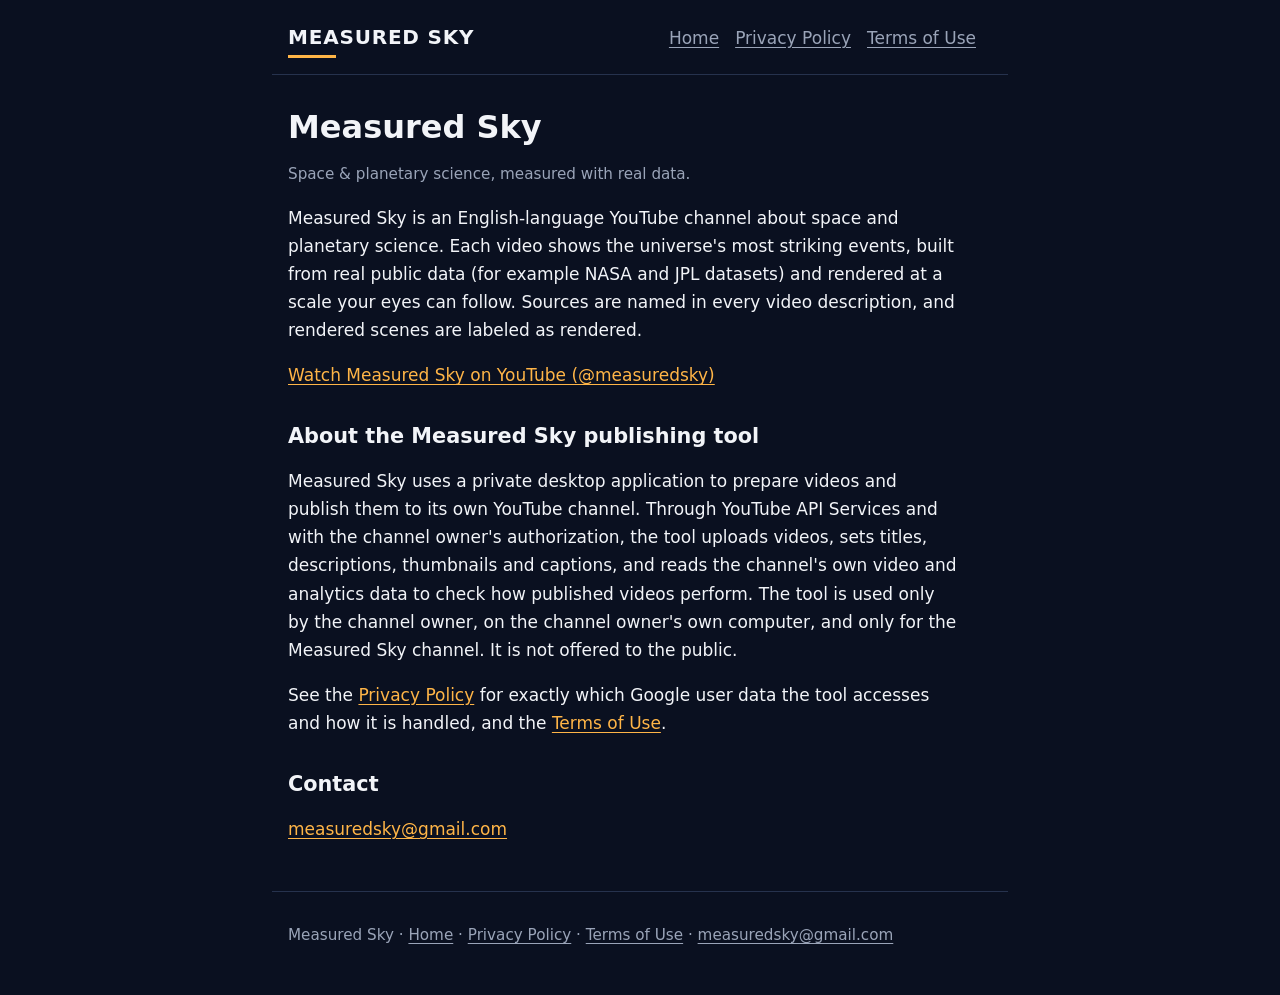
<file: index.html>
<!doctype html>
<html lang="en"><head>
<meta charset="utf-8"><meta name="viewport" content="width=device-width,initial-scale=1"><link rel="stylesheet" href="style.css">
<title>Measured Sky</title>
<meta name="description" content="Measured Sky is a YouTube channel about space and planetary science, built from real data.">
</head><body>
<header><a class="brand" href="index.html">Measured Sky</a><nav><a href="index.html">Home</a><a href="privacy.html">Privacy Policy</a><a href="terms.html">Terms of Use</a></nav></header>
<main>
<h1>Measured Sky</h1>
<p class="meta">Space &amp; planetary science, measured with real data.</p>
<p>Measured Sky is an English-language YouTube channel about space and planetary science. Each video shows the universe's most striking events, built from real public data (for example NASA and JPL datasets) and rendered at a scale your eyes can follow. Sources are named in every video description, and rendered scenes are labeled as rendered.</p>
<p><a href="https://www.youtube.com/@measuredsky">Watch Measured Sky on YouTube (@measuredsky)</a></p>

<h2>About the Measured Sky publishing tool</h2>
<p>Measured Sky uses a private desktop application to prepare videos and publish them to its own YouTube channel. Through YouTube API Services and with the channel owner's authorization, the tool uploads videos, sets titles, descriptions, thumbnails and captions, and reads the channel's own video and analytics data to check how published videos perform. The tool is used only by the channel owner, on the channel owner's own computer, and only for the Measured Sky channel. It is not offered to the public.</p>
<p>See the <a href="privacy.html">Privacy Policy</a> for exactly which Google user data the tool accesses and how it is handled, and the <a href="terms.html">Terms of Use</a>.</p>

<h2>Contact</h2>
<p><a href="mailto:measuredsky@gmail.com">measuredsky@gmail.com</a></p>
</main>
<footer><p>Measured Sky &middot; <a href="index.html">Home</a> &middot; <a href="privacy.html">Privacy Policy</a> &middot; <a href="terms.html">Terms of Use</a> &middot; <a href="mailto:measuredsky@gmail.com">measuredsky@gmail.com</a></p></footer>
</body></html>
</file>
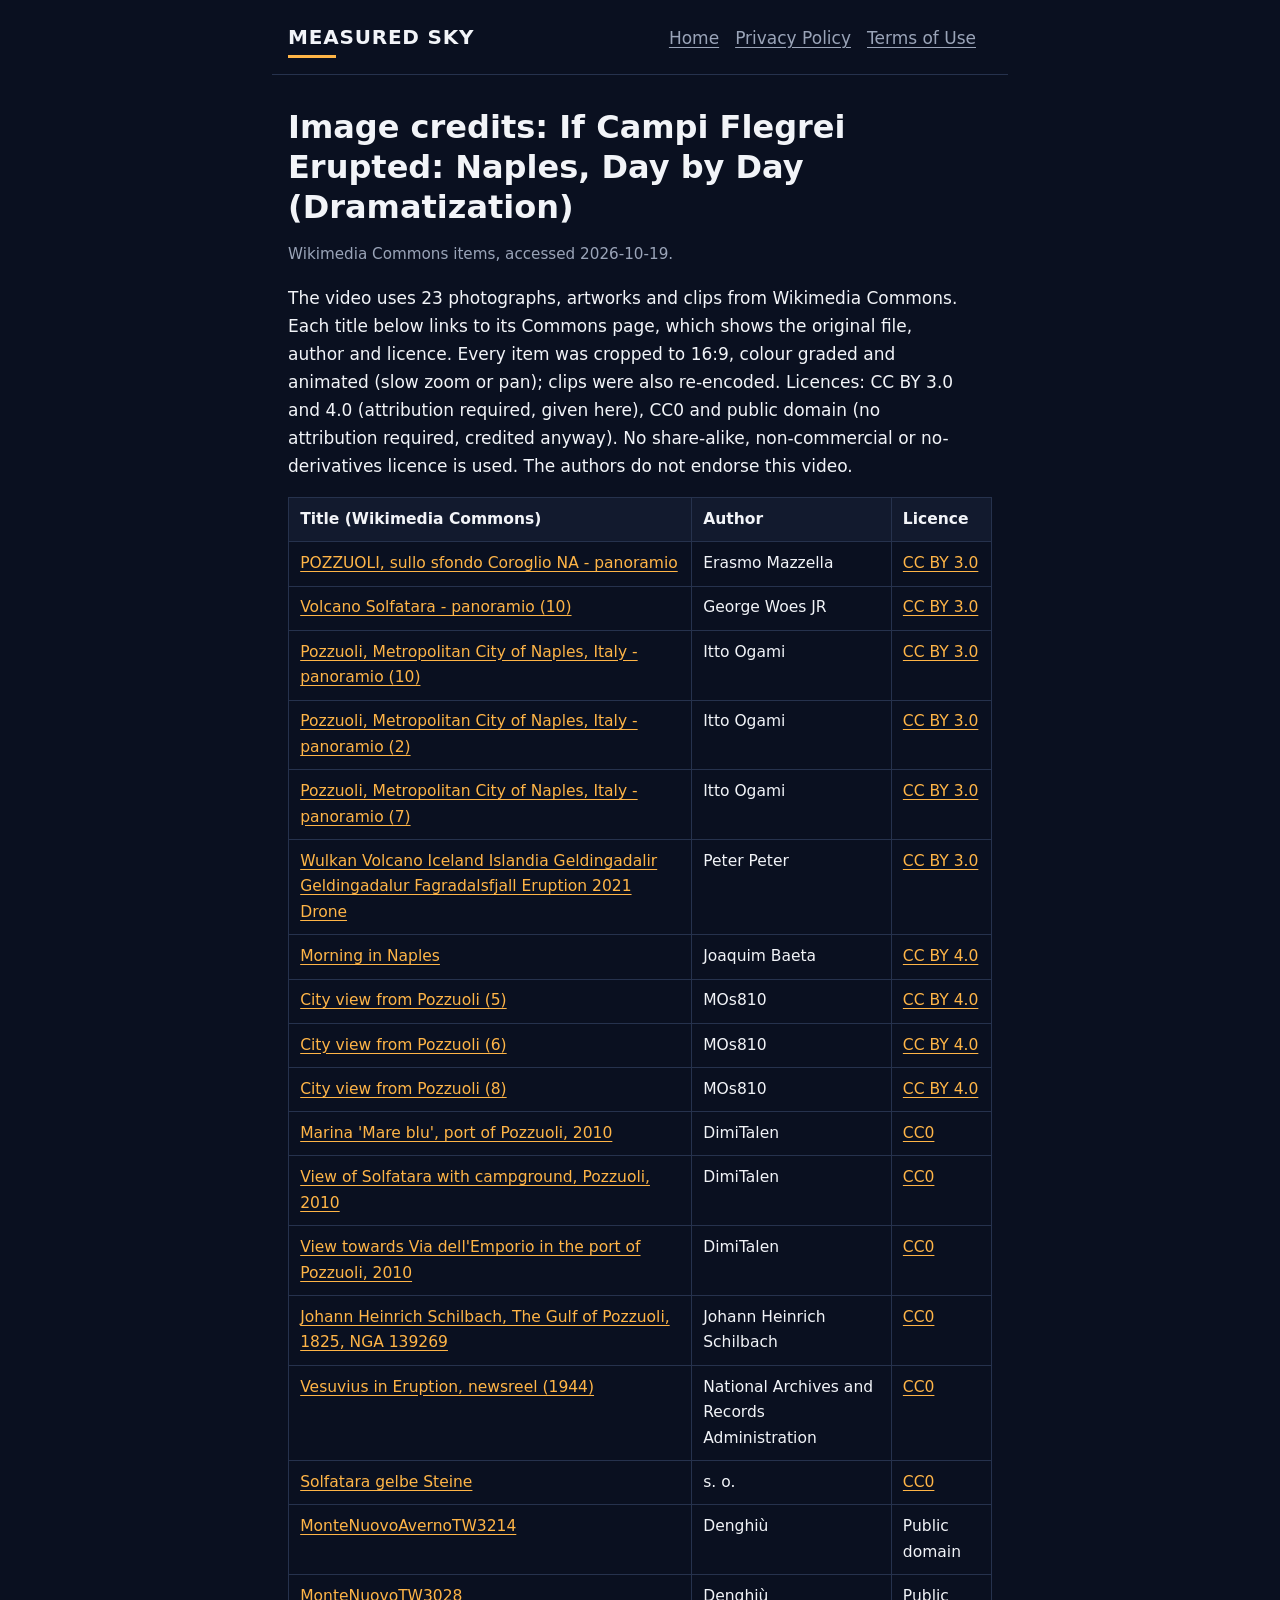
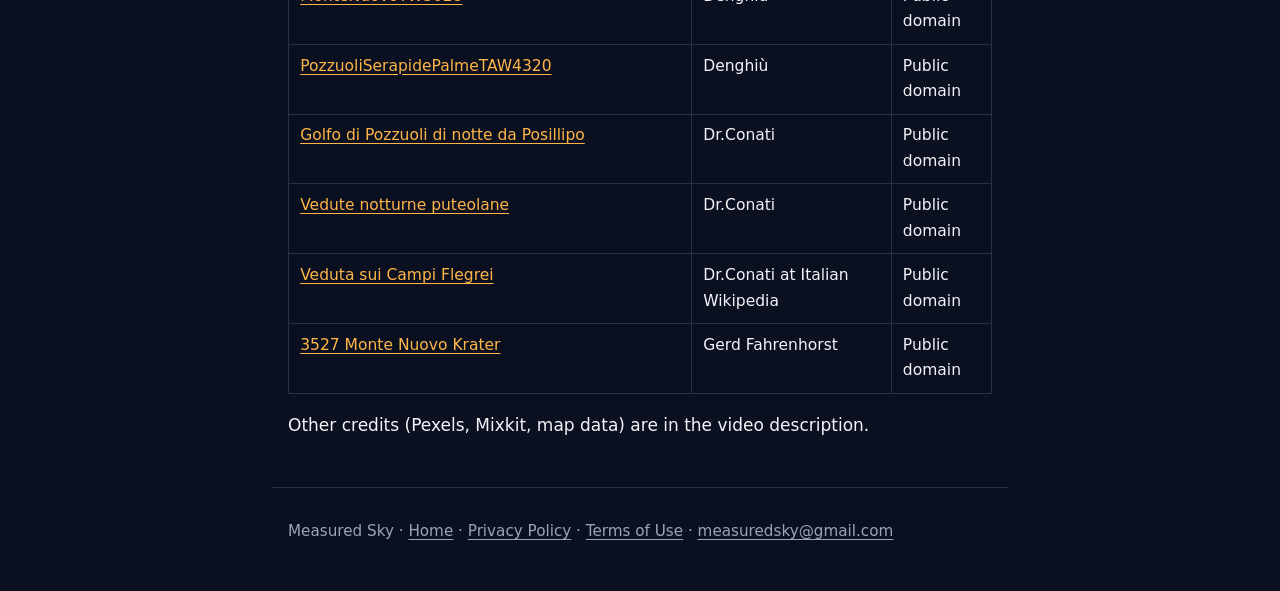
<file: credits-v02.html>
<!doctype html>
<html lang="en"><head>
<meta charset="utf-8"><meta name="viewport" content="width=device-width,initial-scale=1"><link rel="stylesheet" href="style.css">
<title>Image Credits, Video 2 - Measured Sky</title>
<meta name="description" content="Image and footage credits and licences for the Measured Sky video If Campi Flegrei Erupted: Naples, Day by Day.">
</head><body>
<header><a class="brand" href="index.html">Measured Sky</a><nav><a href="index.html">Home</a><a href="privacy.html">Privacy Policy</a><a href="terms.html">Terms of Use</a></nav></header>
<main>
<h1>Image credits: If Campi Flegrei Erupted: Naples, Day by Day (Dramatization)</h1>
<p class="meta">Wikimedia Commons items, accessed 2026-10-19.</p>
<p>The video uses 23 photographs, artworks and clips from Wikimedia Commons. Each title below links to its Commons page, which shows the original file, author and licence. Every item was cropped to 16:9, colour graded and animated (slow zoom or pan); clips were also re-encoded. Licences: CC BY 3.0 and 4.0 (attribution required, given here), CC0 and public domain (no attribution required, credited anyway). No share-alike, non-commercial or no-derivatives licence is used. The authors do not endorse this video.</p>
<table>
<thead><tr><th>Title (Wikimedia Commons)</th><th>Author</th><th>Licence</th></tr></thead>
<tbody>
<tr><td><a href="https://commons.wikimedia.org/wiki/File:POZZUOLI,_sullo_sfondo_Coroglio_NA_-_panoramio.jpg">POZZUOLI, sullo sfondo Coroglio NA - panoramio</a></td><td>Erasmo Mazzella</td><td><a href="https://creativecommons.org/licenses/by/3.0/">CC BY 3.0</a></td></tr>
<tr><td><a href="https://commons.wikimedia.org/wiki/File:Volcano_Solfatara_-_panoramio_(10).jpg">Volcano Solfatara - panoramio (10)</a></td><td>George Woes JR</td><td><a href="https://creativecommons.org/licenses/by/3.0/">CC BY 3.0</a></td></tr>
<tr><td><a href="https://commons.wikimedia.org/wiki/File:Pozzuoli,_Metropolitan_City_of_Naples,_Italy_-_panoramio_(10).jpg">Pozzuoli, Metropolitan City of Naples, Italy - panoramio (10)</a></td><td>Itto Ogami</td><td><a href="https://creativecommons.org/licenses/by/3.0/">CC BY 3.0</a></td></tr>
<tr><td><a href="https://commons.wikimedia.org/wiki/File:Pozzuoli,_Metropolitan_City_of_Naples,_Italy_-_panoramio_(2).jpg">Pozzuoli, Metropolitan City of Naples, Italy - panoramio (2)</a></td><td>Itto Ogami</td><td><a href="https://creativecommons.org/licenses/by/3.0/">CC BY 3.0</a></td></tr>
<tr><td><a href="https://commons.wikimedia.org/wiki/File:Pozzuoli,_Metropolitan_City_of_Naples,_Italy_-_panoramio_(7).jpg">Pozzuoli, Metropolitan City of Naples, Italy - panoramio (7)</a></td><td>Itto Ogami</td><td><a href="https://creativecommons.org/licenses/by/3.0/">CC BY 3.0</a></td></tr>
<tr><td><a href="https://commons.wikimedia.org/wiki/File:Wulkan_Volcano_Iceland_Islandia_Geldingadalir_Geldingadalur_Fagradalsfjall_Eruption_2021_Drone.webm">Wulkan Volcano Iceland Islandia Geldingadalir Geldingadalur Fagradalsfjall Eruption 2021 Drone</a></td><td>Peter Peter</td><td><a href="https://creativecommons.org/licenses/by/3.0/">CC BY 3.0</a></td></tr>
<tr><td><a href="https://commons.wikimedia.org/wiki/File:Morning_in_Naples.webm">Morning in Naples</a></td><td>Joaquim Baeta</td><td><a href="https://creativecommons.org/licenses/by/4.0/">CC BY 4.0</a></td></tr>
<tr><td><a href="https://commons.wikimedia.org/wiki/File:City_view_from_Pozzuoli_(5).jpg">City view from Pozzuoli (5)</a></td><td>MOs810</td><td><a href="https://creativecommons.org/licenses/by/4.0/">CC BY 4.0</a></td></tr>
<tr><td><a href="https://commons.wikimedia.org/wiki/File:City_view_from_Pozzuoli_(6).jpg">City view from Pozzuoli (6)</a></td><td>MOs810</td><td><a href="https://creativecommons.org/licenses/by/4.0/">CC BY 4.0</a></td></tr>
<tr><td><a href="https://commons.wikimedia.org/wiki/File:City_view_from_Pozzuoli_(8).jpg">City view from Pozzuoli (8)</a></td><td>MOs810</td><td><a href="https://creativecommons.org/licenses/by/4.0/">CC BY 4.0</a></td></tr>
<tr><td><a href="https://commons.wikimedia.org/wiki/File:Marina_%27Mare_blu%27,_port_of_Pozzuoli,_2010.jpg">Marina &#x27;Mare blu&#x27;, port of Pozzuoli, 2010</a></td><td>DimiTalen</td><td><a href="https://creativecommons.org/publicdomain/zero/1.0/">CC0</a></td></tr>
<tr><td><a href="https://commons.wikimedia.org/wiki/File:View_of_Solfatara_with_campground,_Pozzuoli,_2010.jpg">View of Solfatara with campground, Pozzuoli, 2010</a></td><td>DimiTalen</td><td><a href="https://creativecommons.org/publicdomain/zero/1.0/">CC0</a></td></tr>
<tr><td><a href="https://commons.wikimedia.org/wiki/File:View_towards_Via_dell%27Emporio_in_the_port_of_Pozzuoli,_2010.jpg">View towards Via dell&#x27;Emporio in the port of Pozzuoli, 2010</a></td><td>DimiTalen</td><td><a href="https://creativecommons.org/publicdomain/zero/1.0/">CC0</a></td></tr>
<tr><td><a href="https://commons.wikimedia.org/wiki/File:Johann_Heinrich_Schilbach,_The_Gulf_of_Pozzuoli,_1825,_NGA_139269.jpg">Johann Heinrich Schilbach, The Gulf of Pozzuoli, 1825, NGA 139269</a></td><td>Johann Heinrich Schilbach</td><td><a href="https://creativecommons.org/publicdomain/zero/1.0/">CC0</a></td></tr>
<tr><td><a href="https://commons.wikimedia.org/wiki/File:Vesuvius_in_Eruption,_newsreel_(1944).ogv">Vesuvius in Eruption, newsreel (1944)</a></td><td>National Archives and Records Administration</td><td><a href="https://creativecommons.org/publicdomain/zero/1.0/">CC0</a></td></tr>
<tr><td><a href="https://commons.wikimedia.org/wiki/File:Solfatara_gelbe_Steine.jpg">Solfatara gelbe Steine</a></td><td>s. o.</td><td><a href="https://creativecommons.org/publicdomain/zero/1.0/">CC0</a></td></tr>
<tr><td><a href="https://commons.wikimedia.org/wiki/File:MonteNuovoAvernoTW3214.JPG">MonteNuovoAvernoTW3214</a></td><td>Denghiù</td><td>Public domain</td></tr>
<tr><td><a href="https://commons.wikimedia.org/wiki/File:MonteNuovoTW3028.JPG">MonteNuovoTW3028</a></td><td>Denghiù</td><td>Public domain</td></tr>
<tr><td><a href="https://commons.wikimedia.org/wiki/File:PozzuoliSerapidePalmeTAW4320.JPG">PozzuoliSerapidePalmeTAW4320</a></td><td>Denghiù</td><td>Public domain</td></tr>
<tr><td><a href="https://commons.wikimedia.org/wiki/File:Golfo_di_Pozzuoli_di_notte_da_Posillipo.jpg">Golfo di Pozzuoli di notte da Posillipo</a></td><td>Dr.Conati</td><td>Public domain</td></tr>
<tr><td><a href="https://commons.wikimedia.org/wiki/File:Vedute_notturne_puteolane.jpg">Vedute notturne puteolane</a></td><td>Dr.Conati</td><td>Public domain</td></tr>
<tr><td><a href="https://commons.wikimedia.org/wiki/File:Veduta_sui_Campi_Flegrei.jpg">Veduta sui Campi Flegrei</a></td><td>Dr.Conati at Italian Wikipedia</td><td>Public domain</td></tr>
<tr><td><a href="https://commons.wikimedia.org/wiki/File:3527_Monte_Nuovo_Krater.JPG">3527 Monte Nuovo Krater</a></td><td>Gerd Fahrenhorst</td><td>Public domain</td></tr>
</tbody>
</table>
<p>Other credits (Pexels, Mixkit, map data) are in the video description.</p>
</main>
<footer><p>Measured Sky &middot; <a href="index.html">Home</a> &middot; <a href="privacy.html">Privacy Policy</a> &middot; <a href="terms.html">Terms of Use</a> &middot; <a href="mailto:measuredsky@gmail.com">measuredsky@gmail.com</a></p></footer>
</body></html>
</file>
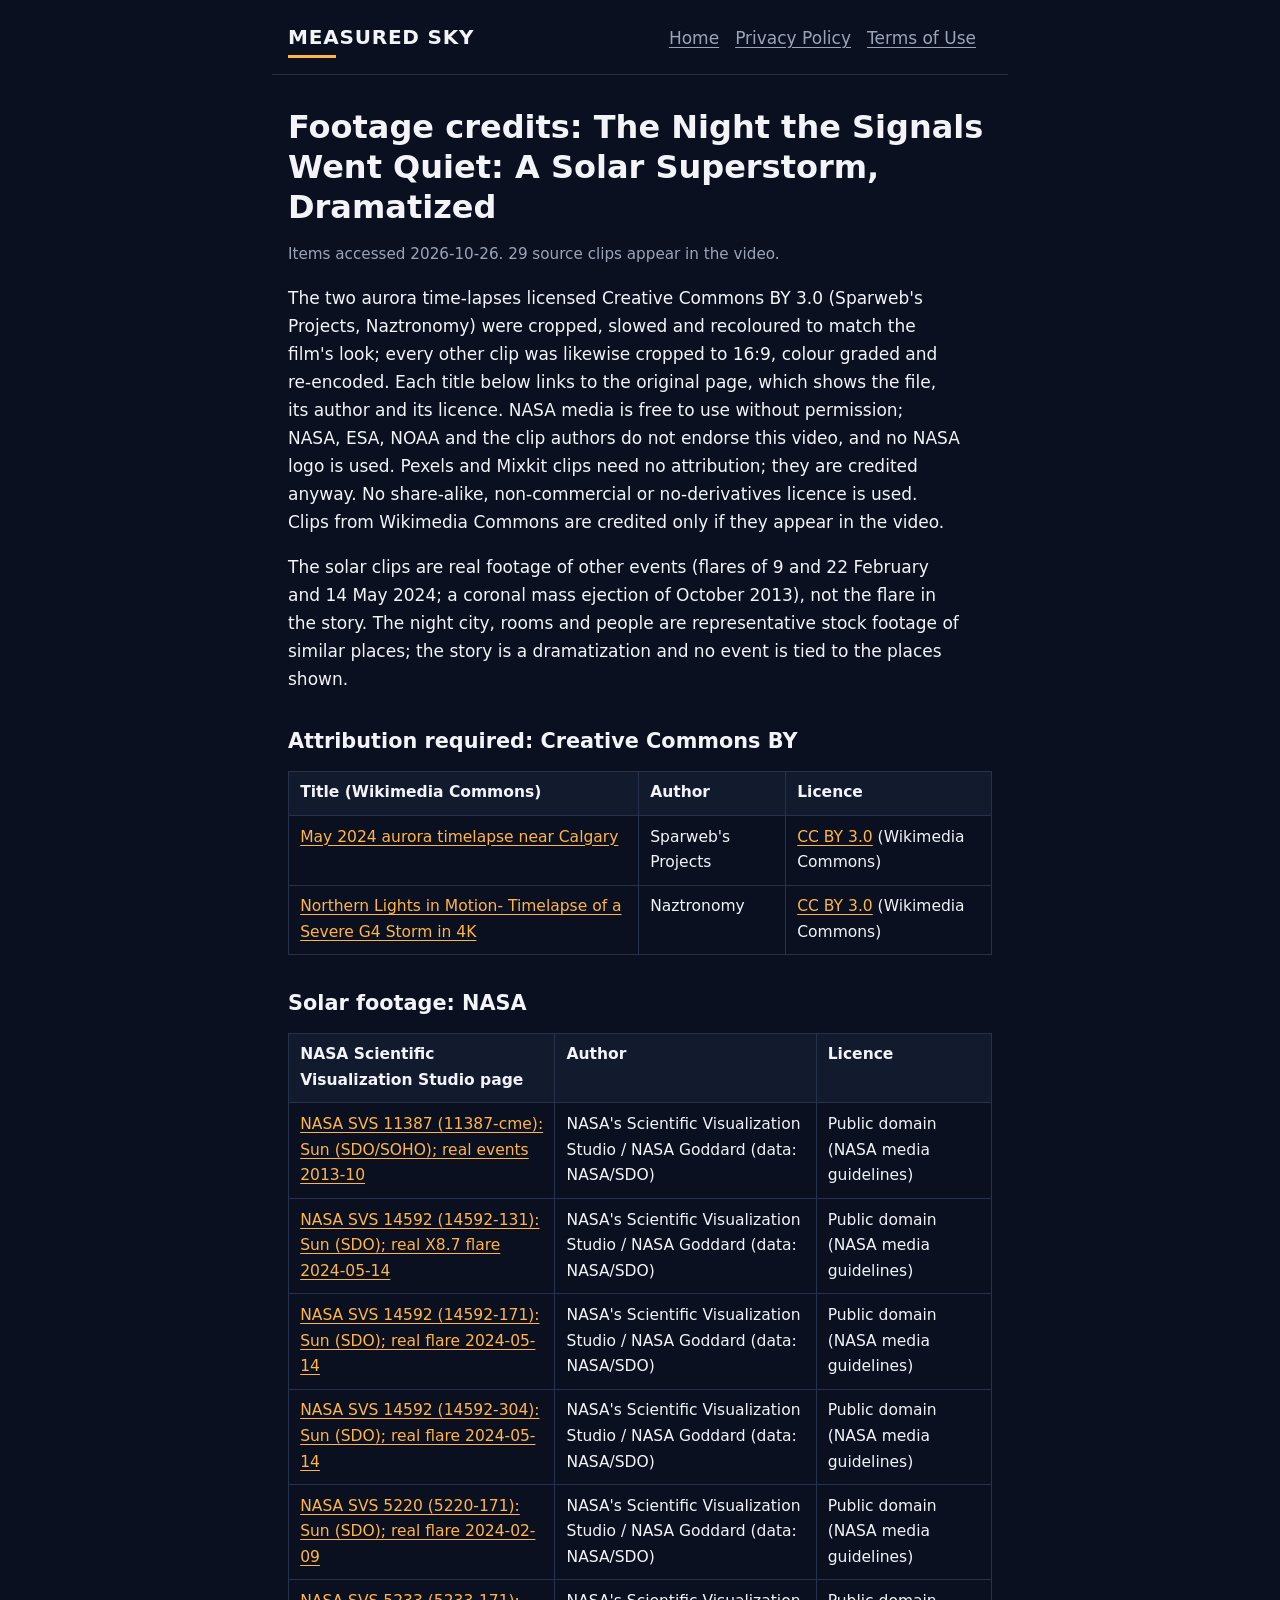
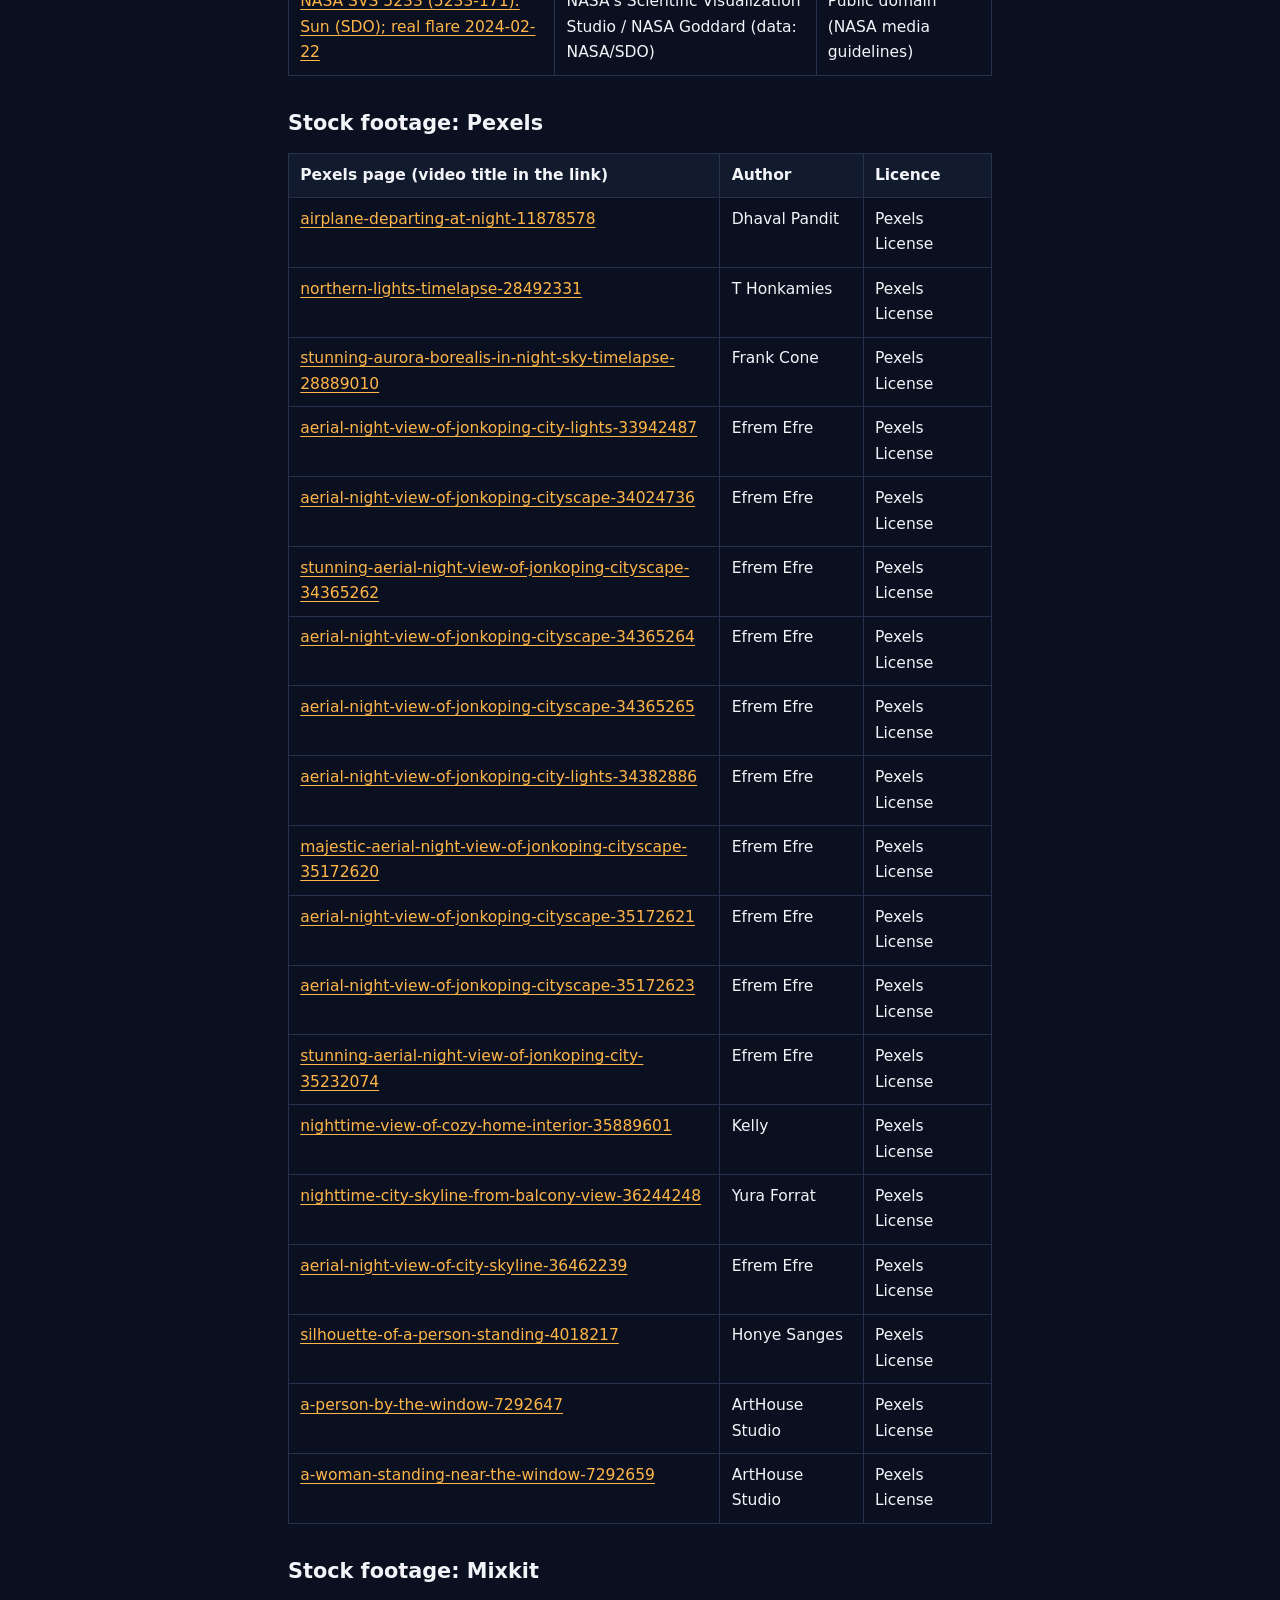
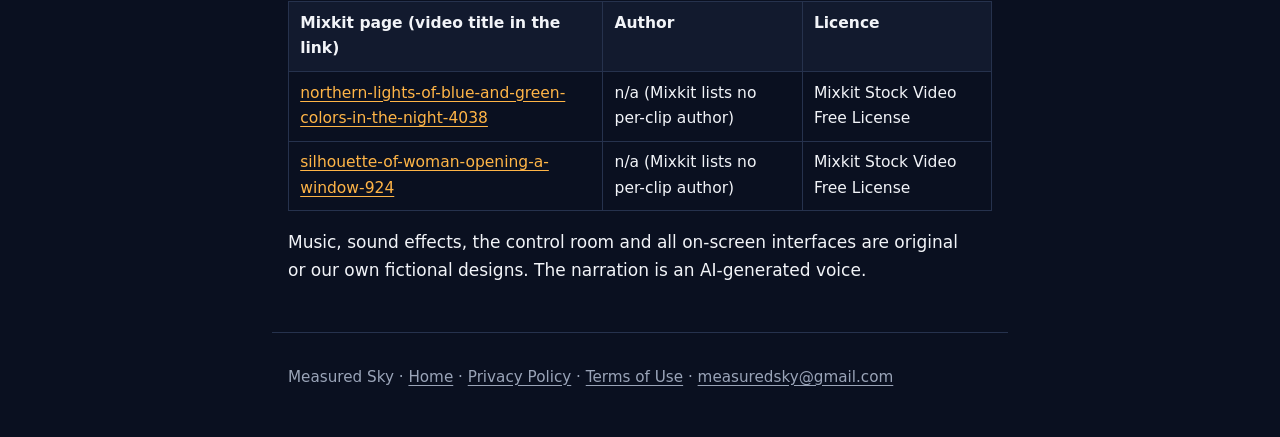
<file: credits-v03.html>
<!doctype html>
<html lang="en"><head>
<meta charset="utf-8"><meta name="viewport" content="width=device-width,initial-scale=1"><link rel="stylesheet" href="style.css">
<title>Image Credits, Video 3 - Measured Sky</title>
<meta name="description" content="Footage credits and licences for the Measured Sky video The Night the Signals Went Quiet: A Solar Superstorm, Dramatized">
</head><body>
<header><a class="brand" href="index.html">Measured Sky</a><nav><a href="index.html">Home</a><a href="privacy.html">Privacy Policy</a><a href="terms.html">Terms of Use</a></nav></header>
<main>
<h1>Footage credits: The Night the Signals Went Quiet: A Solar Superstorm, Dramatized</h1>
<p class="meta">Items accessed 2026-10-26. 29 source clips appear in the video.</p>
<p>The two aurora time-lapses licensed Creative Commons BY 3.0 (Sparweb&#x27;s Projects, Naztronomy) were cropped, slowed and recoloured to match the film&#x27;s look; every other clip was likewise cropped to 16:9, colour graded and re-encoded. Each title below links to the original page, which shows the file, its author and its licence. NASA media is free to use without permission; NASA, ESA, NOAA and the clip authors do not endorse this video, and no NASA logo is used. Pexels and Mixkit clips need no attribution; they are credited anyway. No share-alike, non-commercial or no-derivatives licence is used. Clips from Wikimedia Commons are credited only if they appear in the video.</p>
<p>The solar clips are real footage of other events (flares of 9 and 22 February and 14 May 2024; a coronal mass ejection of October 2013), not the flare in the story. The night city, rooms and people are representative stock footage of similar places; the story is a dramatization and no event is tied to the places shown.</p>
<h2>Attribution required: Creative Commons BY</h2>
<table>
<thead><tr><th>Title (Wikimedia Commons)</th><th>Author</th><th>Licence</th></tr></thead>
<tbody>
<tr><td><a href="https://commons.wikimedia.org/wiki/File:May_2024_aurora_timelapse_near_Calgary.webm">May 2024 aurora timelapse near Calgary</a></td><td>Sparweb&#x27;s Projects</td><td><a href="https://creativecommons.org/licenses/by/3.0/">CC BY 3.0</a> (Wikimedia Commons)</td></tr>
<tr><td><a href="https://commons.wikimedia.org/wiki/File:Northern_Lights_in_Motion-_Timelapse_of_a_Severe_G4_Storm_in_4K.webm">Northern Lights in Motion- Timelapse of a Severe G4 Storm in 4K</a></td><td>Naztronomy</td><td><a href="https://creativecommons.org/licenses/by/3.0/">CC BY 3.0</a> (Wikimedia Commons)</td></tr>
</tbody>
</table>
<h2>Solar footage: NASA</h2>
<table>
<thead><tr><th>NASA Scientific Visualization Studio page</th><th>Author</th><th>Licence</th></tr></thead>
<tbody>
<tr><td><a href="https://svs.gsfc.nasa.gov/11387">NASA SVS 11387 (11387-cme): Sun (SDO/SOHO); real events 2013-10</a></td><td>NASA&#x27;s Scientific Visualization Studio / NASA Goddard (data: NASA/SDO)</td><td>Public domain (NASA media guidelines)</td></tr>
<tr><td><a href="https://svs.gsfc.nasa.gov/14592">NASA SVS 14592 (14592-131): Sun (SDO); real X8.7 flare 2024-05-14</a></td><td>NASA&#x27;s Scientific Visualization Studio / NASA Goddard (data: NASA/SDO)</td><td>Public domain (NASA media guidelines)</td></tr>
<tr><td><a href="https://svs.gsfc.nasa.gov/14592">NASA SVS 14592 (14592-171): Sun (SDO); real flare 2024-05-14</a></td><td>NASA&#x27;s Scientific Visualization Studio / NASA Goddard (data: NASA/SDO)</td><td>Public domain (NASA media guidelines)</td></tr>
<tr><td><a href="https://svs.gsfc.nasa.gov/14592">NASA SVS 14592 (14592-304): Sun (SDO); real flare 2024-05-14</a></td><td>NASA&#x27;s Scientific Visualization Studio / NASA Goddard (data: NASA/SDO)</td><td>Public domain (NASA media guidelines)</td></tr>
<tr><td><a href="https://svs.gsfc.nasa.gov/5220">NASA SVS 5220 (5220-171): Sun (SDO); real flare 2024-02-09</a></td><td>NASA&#x27;s Scientific Visualization Studio / NASA Goddard (data: NASA/SDO)</td><td>Public domain (NASA media guidelines)</td></tr>
<tr><td><a href="https://svs.gsfc.nasa.gov/5233">NASA SVS 5233 (5233-171): Sun (SDO); real flare 2024-02-22</a></td><td>NASA&#x27;s Scientific Visualization Studio / NASA Goddard (data: NASA/SDO)</td><td>Public domain (NASA media guidelines)</td></tr>
</tbody>
</table>
<h2>Stock footage: Pexels</h2>
<table>
<thead><tr><th>Pexels page (video title in the link)</th><th>Author</th><th>Licence</th></tr></thead>
<tbody>
<tr><td><a href="https://www.pexels.com/video/airplane-departing-at-night-11878578/">airplane-departing-at-night-11878578</a></td><td>Dhaval Pandit</td><td>Pexels License</td></tr>
<tr><td><a href="https://www.pexels.com/video/northern-lights-timelapse-28492331/">northern-lights-timelapse-28492331</a></td><td>T Honkamies</td><td>Pexels License</td></tr>
<tr><td><a href="https://www.pexels.com/video/stunning-aurora-borealis-in-night-sky-timelapse-28889010/">stunning-aurora-borealis-in-night-sky-timelapse-28889010</a></td><td>Frank Cone</td><td>Pexels License</td></tr>
<tr><td><a href="https://www.pexels.com/video/aerial-night-view-of-jonkoping-city-lights-33942487/">aerial-night-view-of-jonkoping-city-lights-33942487</a></td><td>Efrem Efre</td><td>Pexels License</td></tr>
<tr><td><a href="https://www.pexels.com/video/aerial-night-view-of-jonkoping-cityscape-34024736/">aerial-night-view-of-jonkoping-cityscape-34024736</a></td><td>Efrem Efre</td><td>Pexels License</td></tr>
<tr><td><a href="https://www.pexels.com/video/stunning-aerial-night-view-of-jonkoping-cityscape-34365262/">stunning-aerial-night-view-of-jonkoping-cityscape-34365262</a></td><td>Efrem Efre</td><td>Pexels License</td></tr>
<tr><td><a href="https://www.pexels.com/video/aerial-night-view-of-jonkoping-cityscape-34365264/">aerial-night-view-of-jonkoping-cityscape-34365264</a></td><td>Efrem Efre</td><td>Pexels License</td></tr>
<tr><td><a href="https://www.pexels.com/video/aerial-night-view-of-jonkoping-cityscape-34365265/">aerial-night-view-of-jonkoping-cityscape-34365265</a></td><td>Efrem Efre</td><td>Pexels License</td></tr>
<tr><td><a href="https://www.pexels.com/video/aerial-night-view-of-jonkoping-city-lights-34382886/">aerial-night-view-of-jonkoping-city-lights-34382886</a></td><td>Efrem Efre</td><td>Pexels License</td></tr>
<tr><td><a href="https://www.pexels.com/video/majestic-aerial-night-view-of-jonkoping-cityscape-35172620/">majestic-aerial-night-view-of-jonkoping-cityscape-35172620</a></td><td>Efrem Efre</td><td>Pexels License</td></tr>
<tr><td><a href="https://www.pexels.com/video/aerial-night-view-of-jonkoping-cityscape-35172621/">aerial-night-view-of-jonkoping-cityscape-35172621</a></td><td>Efrem Efre</td><td>Pexels License</td></tr>
<tr><td><a href="https://www.pexels.com/video/aerial-night-view-of-jonkoping-cityscape-35172623/">aerial-night-view-of-jonkoping-cityscape-35172623</a></td><td>Efrem Efre</td><td>Pexels License</td></tr>
<tr><td><a href="https://www.pexels.com/video/stunning-aerial-night-view-of-jonkoping-city-35232074/">stunning-aerial-night-view-of-jonkoping-city-35232074</a></td><td>Efrem Efre</td><td>Pexels License</td></tr>
<tr><td><a href="https://www.pexels.com/video/nighttime-view-of-cozy-home-interior-35889601/">nighttime-view-of-cozy-home-interior-35889601</a></td><td>Kelly</td><td>Pexels License</td></tr>
<tr><td><a href="https://www.pexels.com/video/nighttime-city-skyline-from-balcony-view-36244248/">nighttime-city-skyline-from-balcony-view-36244248</a></td><td>Yura Forrat</td><td>Pexels License</td></tr>
<tr><td><a href="https://www.pexels.com/video/aerial-night-view-of-city-skyline-36462239/">aerial-night-view-of-city-skyline-36462239</a></td><td>Efrem Efre</td><td>Pexels License</td></tr>
<tr><td><a href="https://www.pexels.com/video/silhouette-of-a-person-standing-4018217/">silhouette-of-a-person-standing-4018217</a></td><td>Honye Sanges</td><td>Pexels License</td></tr>
<tr><td><a href="https://www.pexels.com/video/a-person-by-the-window-7292647/">a-person-by-the-window-7292647</a></td><td>ArtHouse Studio</td><td>Pexels License</td></tr>
<tr><td><a href="https://www.pexels.com/video/a-woman-standing-near-the-window-7292659/">a-woman-standing-near-the-window-7292659</a></td><td>ArtHouse Studio</td><td>Pexels License</td></tr>
</tbody>
</table>
<h2>Stock footage: Mixkit</h2>
<table>
<thead><tr><th>Mixkit page (video title in the link)</th><th>Author</th><th>Licence</th></tr></thead>
<tbody>
<tr><td><a href="https://mixkit.co/free-stock-video/northern-lights-of-blue-and-green-colors-in-the-night-4038/">northern-lights-of-blue-and-green-colors-in-the-night-4038</a></td><td>n/a (Mixkit lists no per-clip author)</td><td>Mixkit Stock Video Free License</td></tr>
<tr><td><a href="https://mixkit.co/free-stock-video/silhouette-of-woman-opening-a-window-924/">silhouette-of-woman-opening-a-window-924</a></td><td>n/a (Mixkit lists no per-clip author)</td><td>Mixkit Stock Video Free License</td></tr>
</tbody>
</table>
<p>Music, sound effects, the control room and all on-screen interfaces are original or our own fictional designs. The narration is an AI-generated voice.</p>
</main>
<footer><p>Measured Sky &middot; <a href="index.html">Home</a> &middot; <a href="privacy.html">Privacy Policy</a> &middot; <a href="terms.html">Terms of Use</a> &middot; <a href="mailto:measuredsky@gmail.com">measuredsky@gmail.com</a></p></footer>
</body></html>
</file>
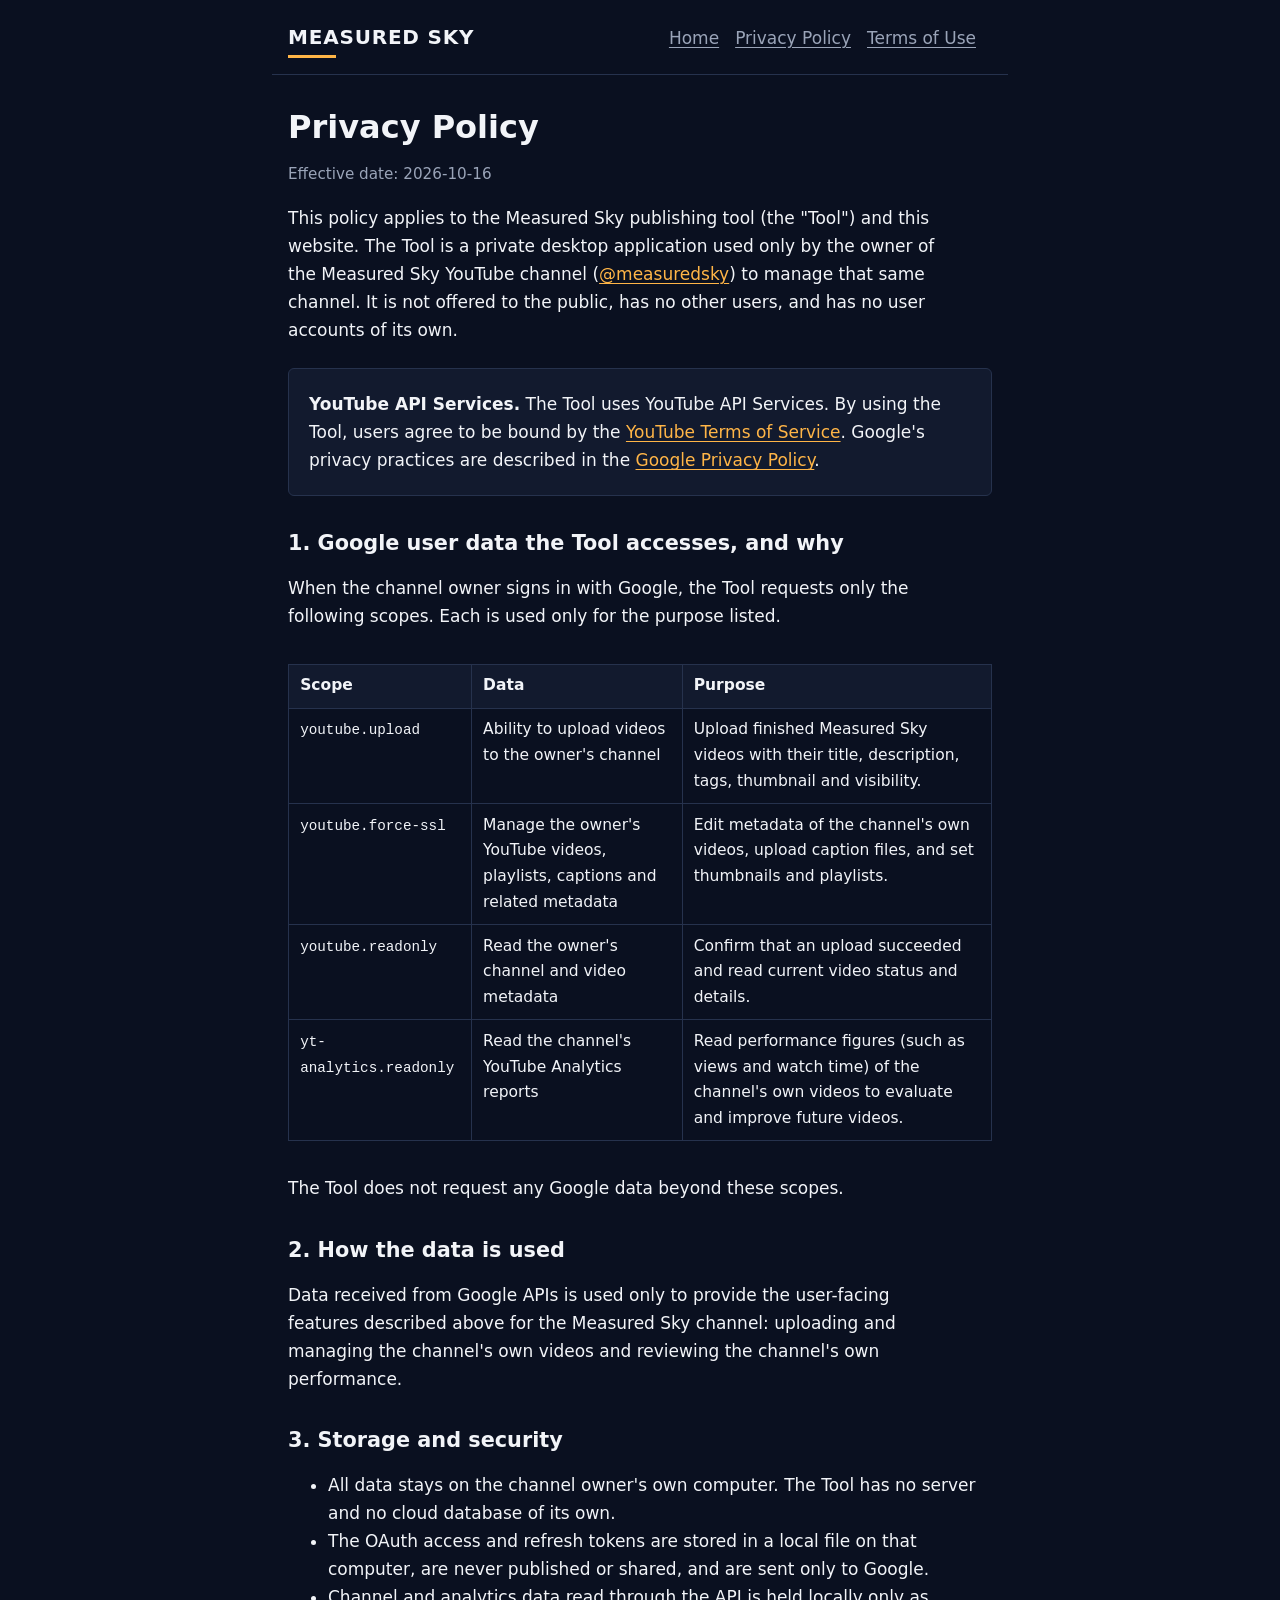
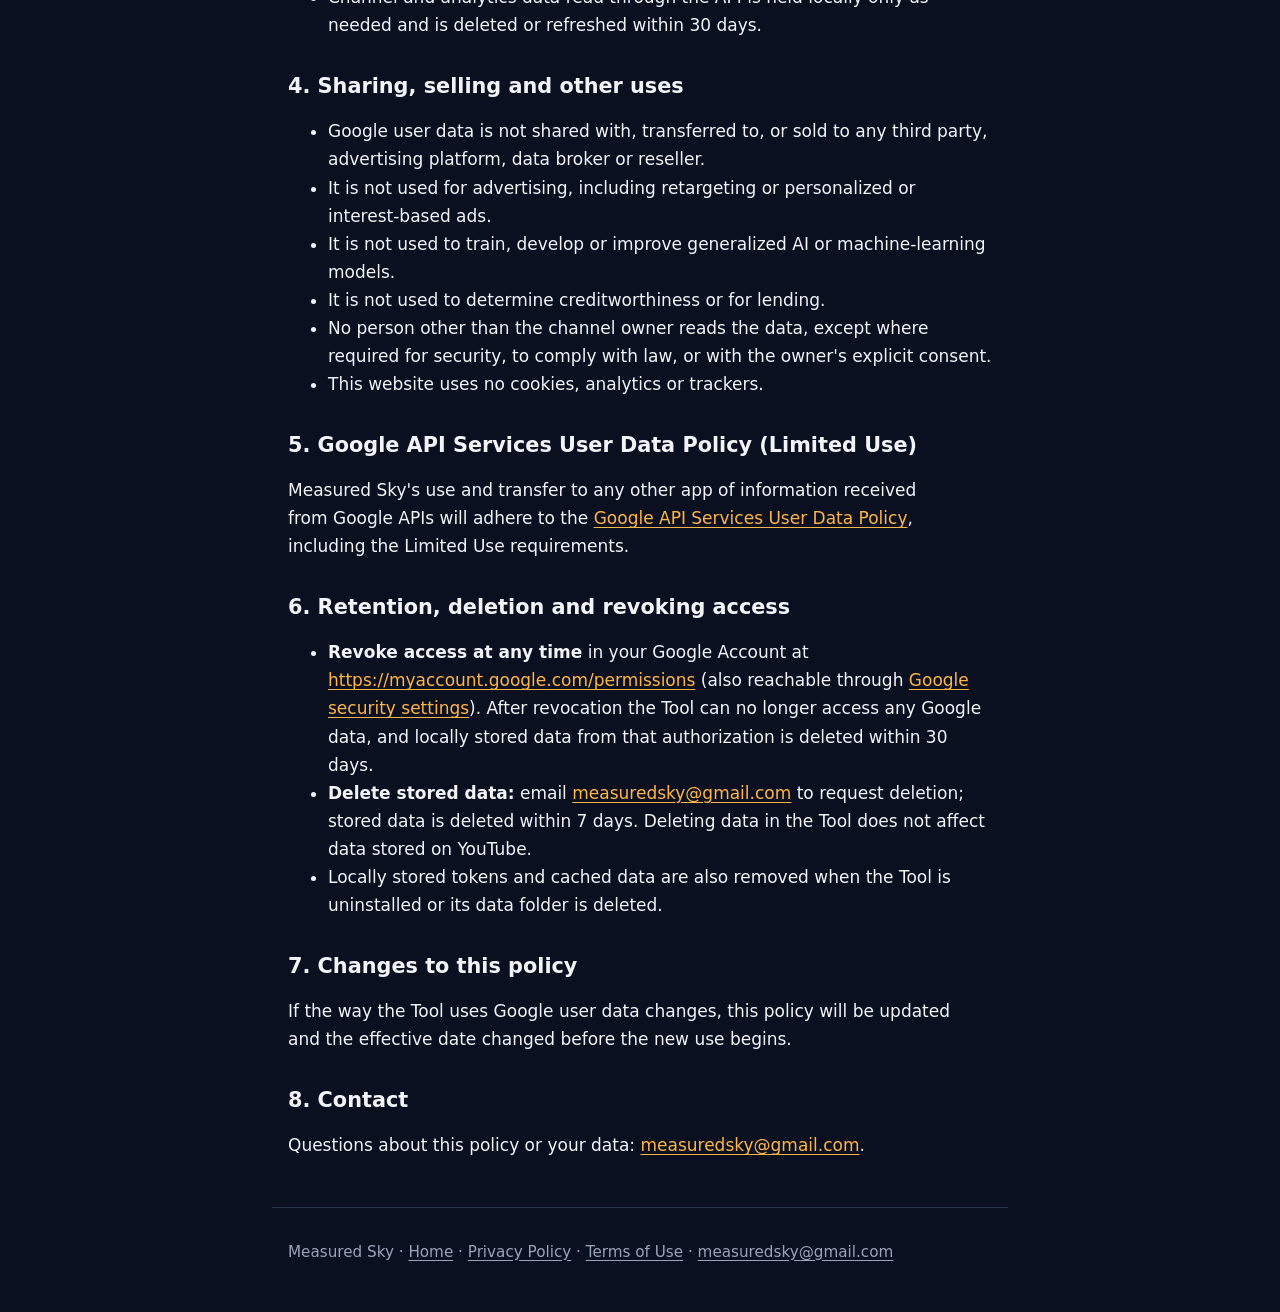
<file: privacy.html>
<!doctype html>
<!--
Sources checked for the required wording (accessed 2026-10-15):
- YouTube API Services Developer Policies, Sec. III.A.1-2, III.D, III.E:
  https://developers.google.com/youtube/terms/developer-policies
  (privacy policy must say the app uses YouTube API Services and link to the Google Privacy Policy
   http://www.google.com/policies/privacy ; must explain what user data is accessed, collected, stored,
   used and shared; must tell users they can revoke access at
   https://security.google.com/settings/security/permissions ; must say how to contact the developer;
   link to YouTube Terms of Service https://www.youtube.com/t/terms ; stored authorized data refreshed or
   deleted within 30 days; deletion on request within 7 days; revocation via Google security page ->
   delete within 30 days.)
- Google API Services User Data Policy (incl. Limited Use):
  https://developers.google.com/terms/api-services-user-data-policy
  (publish a privacy policy that fully documents how the app interacts with user data; Limited Use:
   use only for user-facing features, no transfer except listed exceptions, limited human access, no ads,
   no sale to data brokers.)
- The exact Limited Use sentence in section 5 is the standard disclosure wording used in Google's OAuth
  verification review. It could NOT be found as literal text on the fetched policy page on 2026-10-15;
  confirm against https://developers.google.com/identity/protocols/oauth2/production-readiness/policy-compliance
  before submitting.
- Homepage/privacy requirements: https://support.google.com/cloud/answer/13464321
-->
<html lang="en"><head>
<meta charset="utf-8"><meta name="viewport" content="width=device-width,initial-scale=1"><link rel="stylesheet" href="style.css">
<title>Privacy Policy - Measured Sky</title>
<meta name="description" content="Privacy policy for the Measured Sky publishing tool that uses YouTube API Services.">
</head><body>
<header><a class="brand" href="index.html">Measured Sky</a><nav><a href="index.html">Home</a><a href="privacy.html">Privacy Policy</a><a href="terms.html">Terms of Use</a></nav></header>
<main>
<h1>Privacy Policy</h1>
<p class="meta">Effective date: 2026-10-16</p>

<p>This policy applies to the Measured Sky publishing tool (the "Tool") and this website. The Tool is a private desktop application used only by the owner of the Measured Sky YouTube channel (<a href="https://www.youtube.com/@measuredsky">@measuredsky</a>) to manage that same channel. It is not offered to the public, has no other users, and has no user accounts of its own.</p>

<div class="card">
<p><strong>YouTube API Services.</strong> The Tool uses YouTube API Services. By using the Tool, users agree to be bound by the <a href="https://www.youtube.com/t/terms">YouTube Terms of Service</a>. Google's privacy practices are described in the <a href="https://policies.google.com/privacy">Google Privacy Policy</a>.</p>
</div>

<h2>1. Google user data the Tool accesses, and why</h2>
<p>When the channel owner signs in with Google, the Tool requests only the following scopes. Each is used only for the purpose listed.</p>
<div class="tw"><table>
<tr><th>Scope</th><th>Data</th><th>Purpose</th></tr>
<tr><td><code>youtube.upload</code></td><td>Ability to upload videos to the owner's channel</td><td>Upload finished Measured Sky videos with their title, description, tags, thumbnail and visibility.</td></tr>
<tr><td><code>youtube.force-ssl</code></td><td>Manage the owner's YouTube videos, playlists, captions and related metadata</td><td>Edit metadata of the channel's own videos, upload caption files, and set thumbnails and playlists.</td></tr>
<tr><td><code>youtube.readonly</code></td><td>Read the owner's channel and video metadata</td><td>Confirm that an upload succeeded and read current video status and details.</td></tr>
<tr><td><code>yt-analytics.readonly</code></td><td>Read the channel's YouTube Analytics reports</td><td>Read performance figures (such as views and watch time) of the channel's own videos to evaluate and improve future videos.</td></tr>
</table></div>
<p>The Tool does not request any Google data beyond these scopes.</p>

<h2>2. How the data is used</h2>
<p>Data received from Google APIs is used only to provide the user-facing features described above for the Measured Sky channel: uploading and managing the channel's own videos and reviewing the channel's own performance.</p>

<h2>3. Storage and security</h2>
<ul>
<li>All data stays on the channel owner's own computer. The Tool has no server and no cloud database of its own.</li>
<li>The OAuth access and refresh tokens are stored in a local file on that computer, are never published or shared, and are sent only to Google.</li>
<li>Channel and analytics data read through the API is held locally only as needed and is deleted or refreshed within 30 days.</li>
</ul>

<h2>4. Sharing, selling and other uses</h2>
<ul>
<li>Google user data is not shared with, transferred to, or sold to any third party, advertising platform, data broker or reseller.</li>
<li>It is not used for advertising, including retargeting or personalized or interest-based ads.</li>
<li>It is not used to train, develop or improve generalized AI or machine-learning models.</li>
<li>It is not used to determine creditworthiness or for lending.</li>
<li>No person other than the channel owner reads the data, except where required for security, to comply with law, or with the owner's explicit consent.</li>
<li>This website uses no cookies, analytics or trackers.</li>
</ul>

<h2>5. Google API Services User Data Policy (Limited Use)</h2>
<p>Measured Sky's use and transfer to any other app of information received from Google APIs will adhere to the <a href="https://developers.google.com/terms/api-services-user-data-policy">Google API Services User Data Policy</a>, including the Limited Use requirements.</p>

<h2>6. Retention, deletion and revoking access</h2>
<ul>
<li><strong>Revoke access at any time</strong> in your Google Account at <a href="https://myaccount.google.com/permissions">https://myaccount.google.com/permissions</a> (also reachable through <a href="https://security.google.com/settings/security/permissions">Google security settings</a>). After revocation the Tool can no longer access any Google data, and locally stored data from that authorization is deleted within 30 days.</li>
<li><strong>Delete stored data:</strong> email <a href="mailto:measuredsky@gmail.com">measuredsky@gmail.com</a> to request deletion; stored data is deleted within 7 days. Deleting data in the Tool does not affect data stored on YouTube.</li>
<li>Locally stored tokens and cached data are also removed when the Tool is uninstalled or its data folder is deleted.</li>
</ul>

<h2>7. Changes to this policy</h2>
<p>If the way the Tool uses Google user data changes, this policy will be updated and the effective date changed before the new use begins.</p>

<h2>8. Contact</h2>
<p>Questions about this policy or your data: <a href="mailto:measuredsky@gmail.com">measuredsky@gmail.com</a>.</p>
</main>
<footer><p>Measured Sky &middot; <a href="index.html">Home</a> &middot; <a href="privacy.html">Privacy Policy</a> &middot; <a href="terms.html">Terms of Use</a> &middot; <a href="mailto:measuredsky@gmail.com">measuredsky@gmail.com</a></p></footer>
</body></html>
</file>
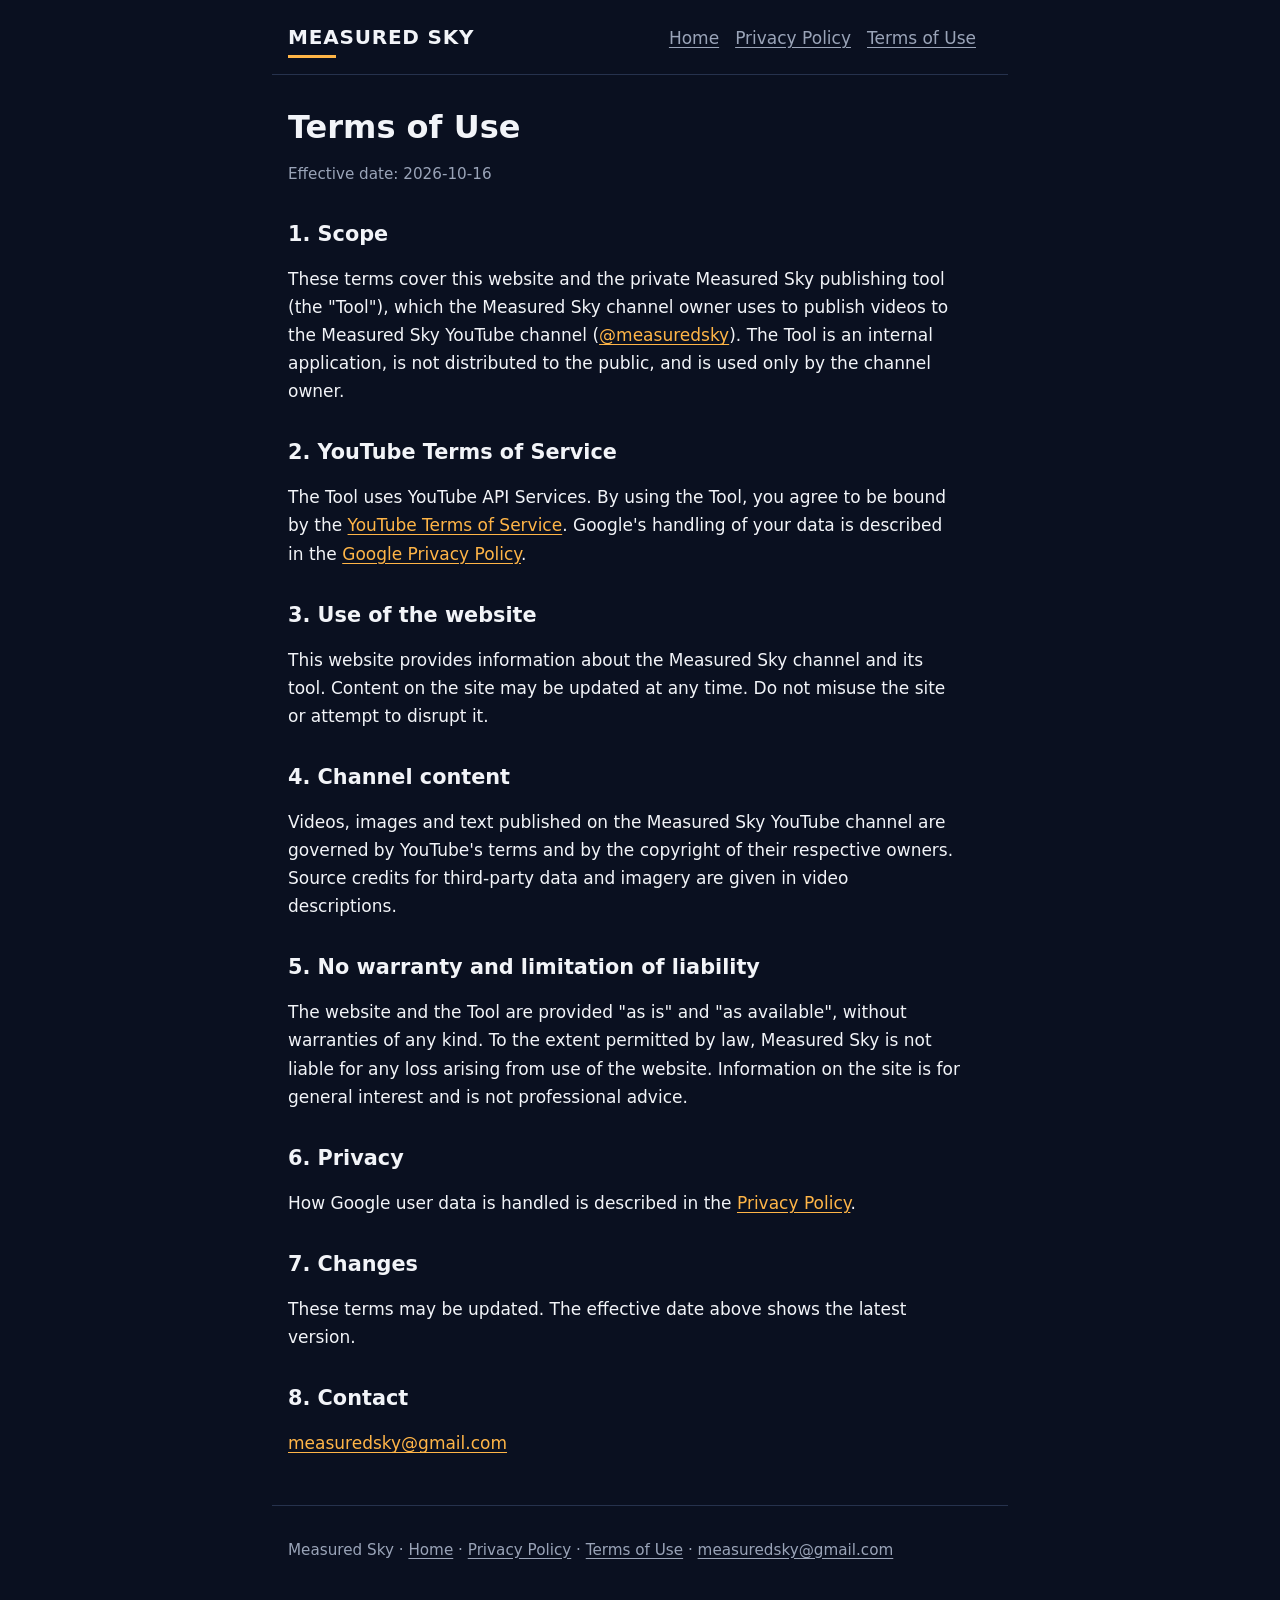
<file: terms.html>
<!doctype html>
<html lang="en"><head>
<meta charset="utf-8"><meta name="viewport" content="width=device-width,initial-scale=1"><link rel="stylesheet" href="style.css">
<title>Terms of Use - Measured Sky</title>
<meta name="description" content="Terms of use for the Measured Sky website and publishing tool.">
</head><body>
<header><a class="brand" href="index.html">Measured Sky</a><nav><a href="index.html">Home</a><a href="privacy.html">Privacy Policy</a><a href="terms.html">Terms of Use</a></nav></header>
<main>
<h1>Terms of Use</h1>
<p class="meta">Effective date: 2026-10-16</p>

<h2>1. Scope</h2>
<p>These terms cover this website and the private Measured Sky publishing tool (the "Tool"), which the Measured Sky channel owner uses to publish videos to the Measured Sky YouTube channel (<a href="https://www.youtube.com/@measuredsky">@measuredsky</a>). The Tool is an internal application, is not distributed to the public, and is used only by the channel owner.</p>

<h2>2. YouTube Terms of Service</h2>
<p>The Tool uses YouTube API Services. By using the Tool, you agree to be bound by the <a href="https://www.youtube.com/t/terms">YouTube Terms of Service</a>. Google's handling of your data is described in the <a href="https://policies.google.com/privacy">Google Privacy Policy</a>.</p>

<h2>3. Use of the website</h2>
<p>This website provides information about the Measured Sky channel and its tool. Content on the site may be updated at any time. Do not misuse the site or attempt to disrupt it.</p>

<h2>4. Channel content</h2>
<p>Videos, images and text published on the Measured Sky YouTube channel are governed by YouTube's terms and by the copyright of their respective owners. Source credits for third-party data and imagery are given in video descriptions.</p>

<h2>5. No warranty and limitation of liability</h2>
<p>The website and the Tool are provided "as is" and "as available", without warranties of any kind. To the extent permitted by law, Measured Sky is not liable for any loss arising from use of the website. Information on the site is for general interest and is not professional advice.</p>

<h2>6. Privacy</h2>
<p>How Google user data is handled is described in the <a href="privacy.html">Privacy Policy</a>.</p>

<h2>7. Changes</h2>
<p>These terms may be updated. The effective date above shows the latest version.</p>

<h2>8. Contact</h2>
<p><a href="mailto:measuredsky@gmail.com">measuredsky@gmail.com</a></p>
</main>
<footer><p>Measured Sky &middot; <a href="index.html">Home</a> &middot; <a href="privacy.html">Privacy Policy</a> &middot; <a href="terms.html">Terms of Use</a> &middot; <a href="mailto:measuredsky@gmail.com">measuredsky@gmail.com</a></p></footer>
</body></html>
</file>
<file: style.css>
:root{--void:#05070D;--base:#0A1020;--surface:#121A2E;--line:#26324D;--text:#F2F4F8;--muted:#9AA4B8;--accent:#FFB547}
*{box-sizing:border-box}
html{-webkit-text-size-adjust:100%}
body{margin:0;background:var(--base);color:var(--text);font:400 1.0625rem/1.65 Inter,system-ui,-apple-system,"Segoe UI",Roboto,Helvetica,Arial,sans-serif}
header,main,footer{max-width:46rem;margin:0 auto;padding-left:1rem;padding-right:1rem}
header{padding-top:1.5rem;padding-bottom:1rem;border-bottom:1px solid var(--line);display:flex;flex-wrap:wrap;gap:.5rem 1.5rem;align-items:baseline;justify-content:space-between}
.brand{font:700 1.25rem/1.2 "Space Grotesk",system-ui,-apple-system,"Segoe UI",Arial,sans-serif;letter-spacing:.04em;text-transform:uppercase;color:var(--text);text-decoration:none}
.brand::after{content:"";display:block;width:3rem;height:3px;background:var(--accent);margin-top:.35rem}
nav a{margin-right:1rem;color:var(--muted)}
h1,h2{font-family:"Space Grotesk",system-ui,-apple-system,"Segoe UI",Arial,sans-serif;line-height:1.25}
h1{font-size:2rem;margin:2rem 0 .5rem}
h2{font-size:1.3rem;margin:2.2rem 0 .5rem}
a{color:var(--accent);text-underline-offset:3px}
a:focus-visible{outline:2px solid var(--accent);outline-offset:2px}
p,li{max-width:42rem}
.meta{color:var(--muted);font-size:.95rem}
.card{background:var(--surface);border:1px solid var(--line);border-radius:6px;padding:.25rem 1.25rem;margin:1.5rem 0}
table{border-collapse:collapse;width:100%;margin:1rem 0;font-size:.97rem}
th,td{border:1px solid var(--line);padding:.55rem .7rem;text-align:left;vertical-align:top}
th{background:var(--surface)}
.tw{overflow-x:auto}
code{font-family:"JetBrains Mono",ui-monospace,Consolas,monospace;font-size:.92em}
footer{margin-top:3rem;padding-top:1rem;padding-bottom:2rem;border-top:1px solid var(--line);color:var(--muted);font-size:.95rem}
footer a{color:var(--muted)}
</file>
